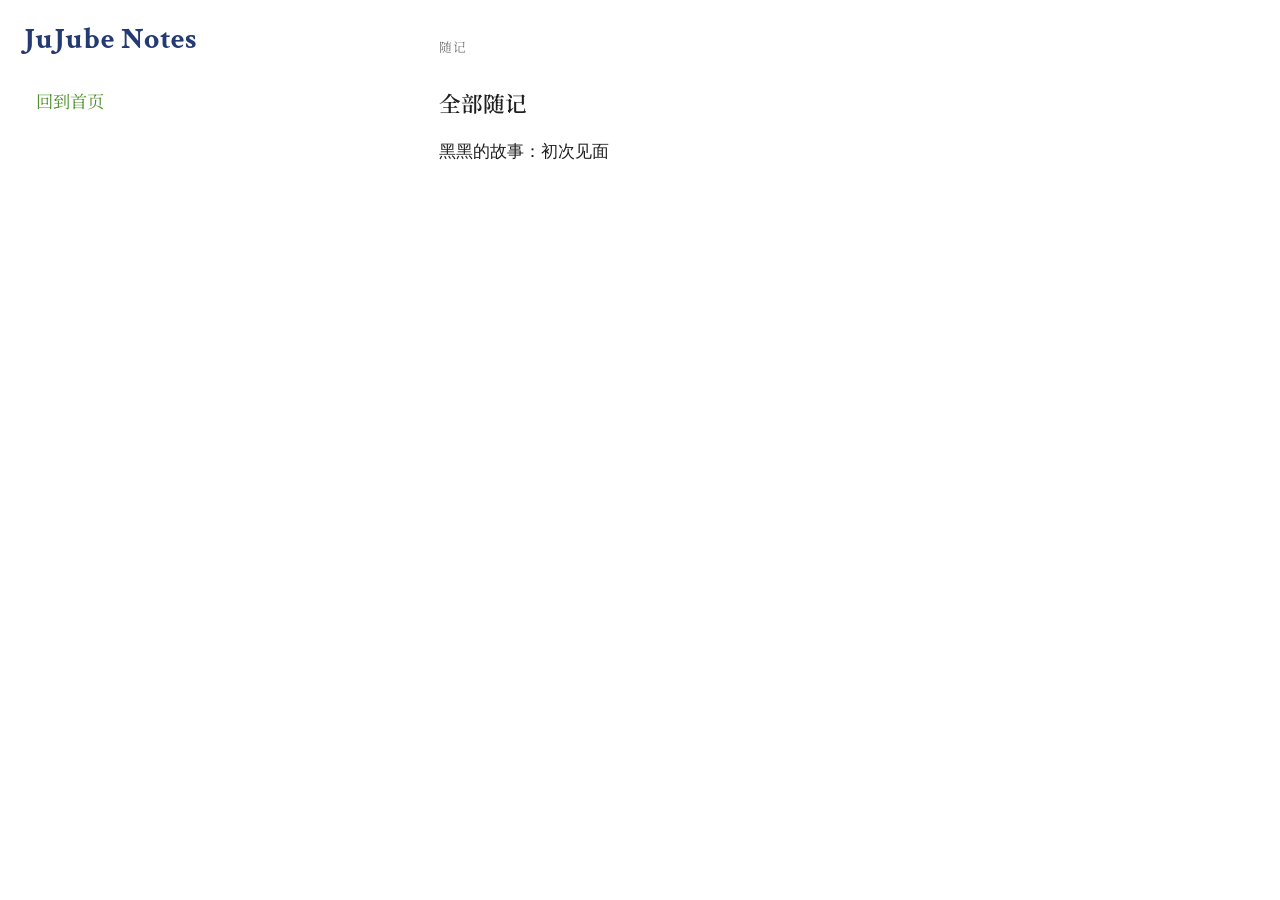
<file: notes.html>
<!DOCTYPE html>
<html lang="zh-CN">
  <head>
    <meta charset="UTF-8" />
    <meta name="viewport" content="width=device-width, initial-scale=1.0" />
    <title>随记 | JuJube Notes</title>
    <meta
      name="description"
      content="JuJube Notes 里的全部随记。"
    />
    <link rel="preconnect" href="https://fonts.googleapis.com" />
    <link rel="preconnect" href="https://fonts.gstatic.com" crossorigin />
    <link
      href="https://fonts.googleapis.com/css2?family=Crimson+Text:wght@400;600&family=Noto+Serif+SC:wght@400;500;600&display=swap"
      rel="stylesheet"
    />
    <link rel="stylesheet" href="styles.css?v=20260802-publish-tools" />
  </head>
  <body>
    <div class="layout">
      <aside class="sidebar">
        <div class="profile">
          <p class="site-mark">JuJube Notes</p>
        </div>
        <nav class="category-nav" aria-label="返回首页">
          <a href="index.html">回到首页</a>
        </nav>
      </aside>

      <main class="main-content post-page">
        <header class="page-header">
          <p class="page-kicker">随记</p>
        </header>

        <section class="post-group">
          <div class="group-heading group-heading-notes">
            <h2>全部随记</h2>
          </div>
          <div class="article-grid">
            <!-- notes:start -->
            <article class="article-card">
              <a href="posts/heihei-first-meeting.html" class="card-link">
                <h3>黑黑的故事：初次见面</h3>
              </a>
            </article>
            <!-- notes:end -->
          </div>
        </section>
      </main>
    </div>
  </body>
</html>
</file>
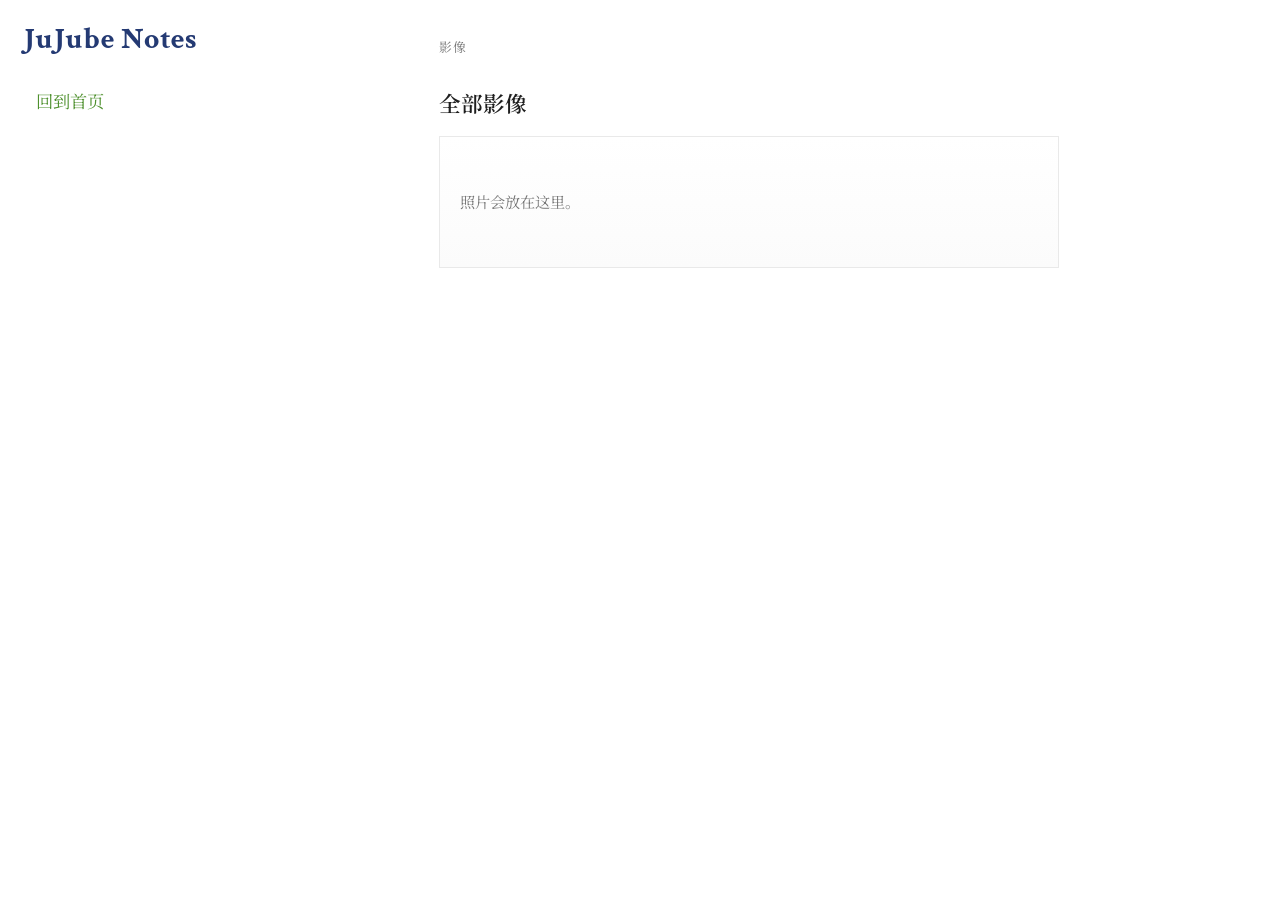
<file: photos.html>
<!DOCTYPE html>
<html lang="zh-CN">
  <head>
    <meta charset="UTF-8" />
    <meta name="viewport" content="width=device-width, initial-scale=1.0" />
    <title>影像 | JuJube Notes</title>
    <meta
      name="description"
      content="JuJube Notes 里的全部影像记录。"
    />
    <link rel="preconnect" href="https://fonts.googleapis.com" />
    <link rel="preconnect" href="https://fonts.gstatic.com" crossorigin />
    <link
      href="https://fonts.googleapis.com/css2?family=Crimson+Text:wght@400;600&family=Noto+Serif+SC:wght@400;500;600&display=swap"
      rel="stylesheet"
    />
    <link rel="stylesheet" href="styles.css?v=20260802-publish-tools" />
  </head>
  <body>
    <div class="layout">
      <aside class="sidebar">
        <div class="profile">
          <p class="site-mark">JuJube Notes</p>
        </div>
        <nav class="category-nav" aria-label="返回首页">
          <a href="index.html">回到首页</a>
        </nav>
      </aside>

      <main class="main-content post-page">
        <header class="page-header">
          <p class="page-kicker">影像</p>
        </header>

        <section class="post-group">
          <div class="group-heading">
            <h2>全部影像</h2>
          </div>
          <div class="media-grid">
            <!-- photos:start -->
            <article class="media-card media-card-empty">
              <p>照片会放在这里。</p>
            </article>
            <!-- photos:end -->
          </div>
        </section>
      </main>
    </div>
  </body>
</html>
</file>
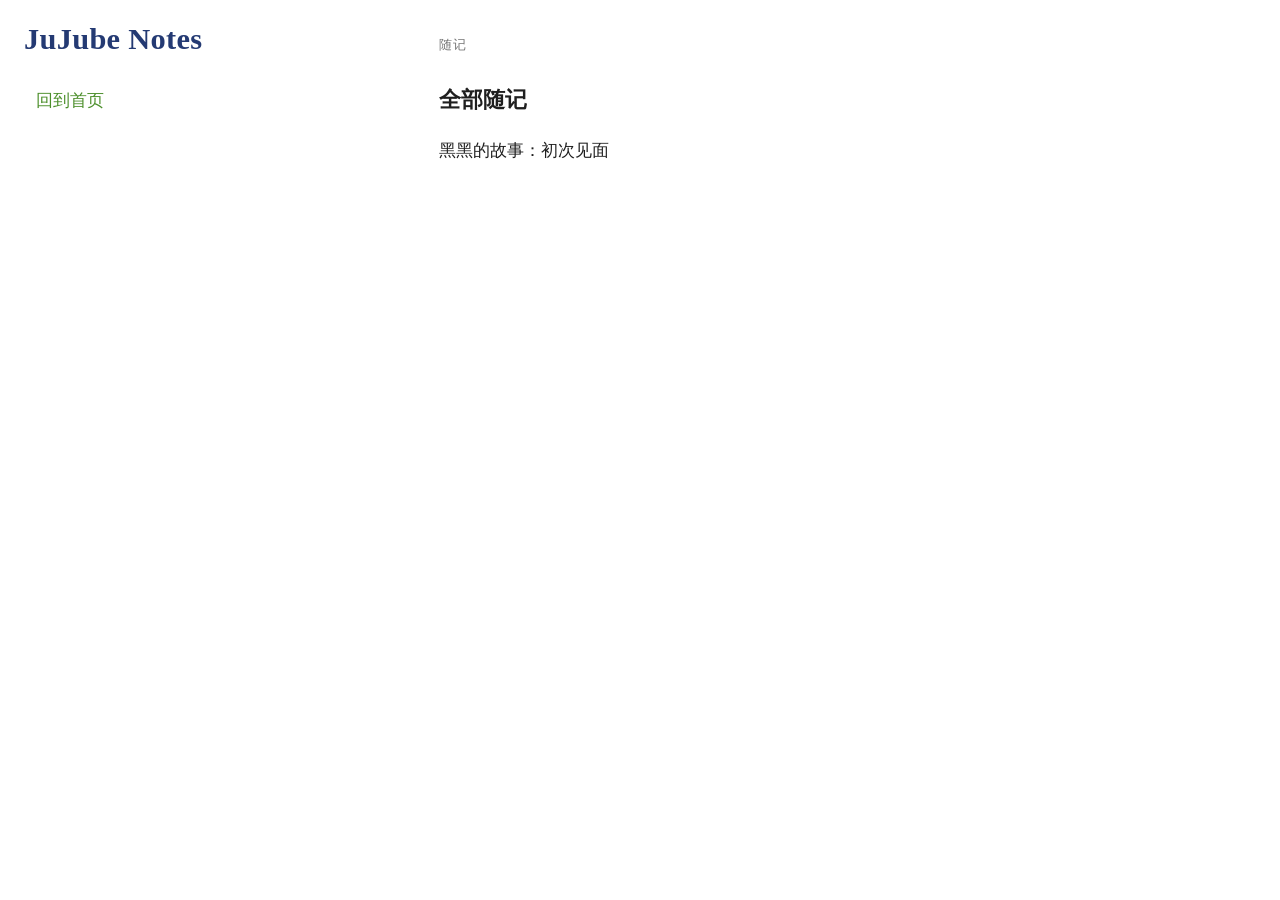
<file: posts/a-place-to-keep.html>
<!DOCTYPE html>
<html lang="zh-CN">
  <head>
    <meta charset="UTF-8" />
    <meta http-equiv="refresh" content="0; url=../notes.html" />
    <title>文章已移除</title>
  </head>
  <body>
    <p>这篇文章已移除，正在返回随记页。</p>
  </body>
</html>
</file>
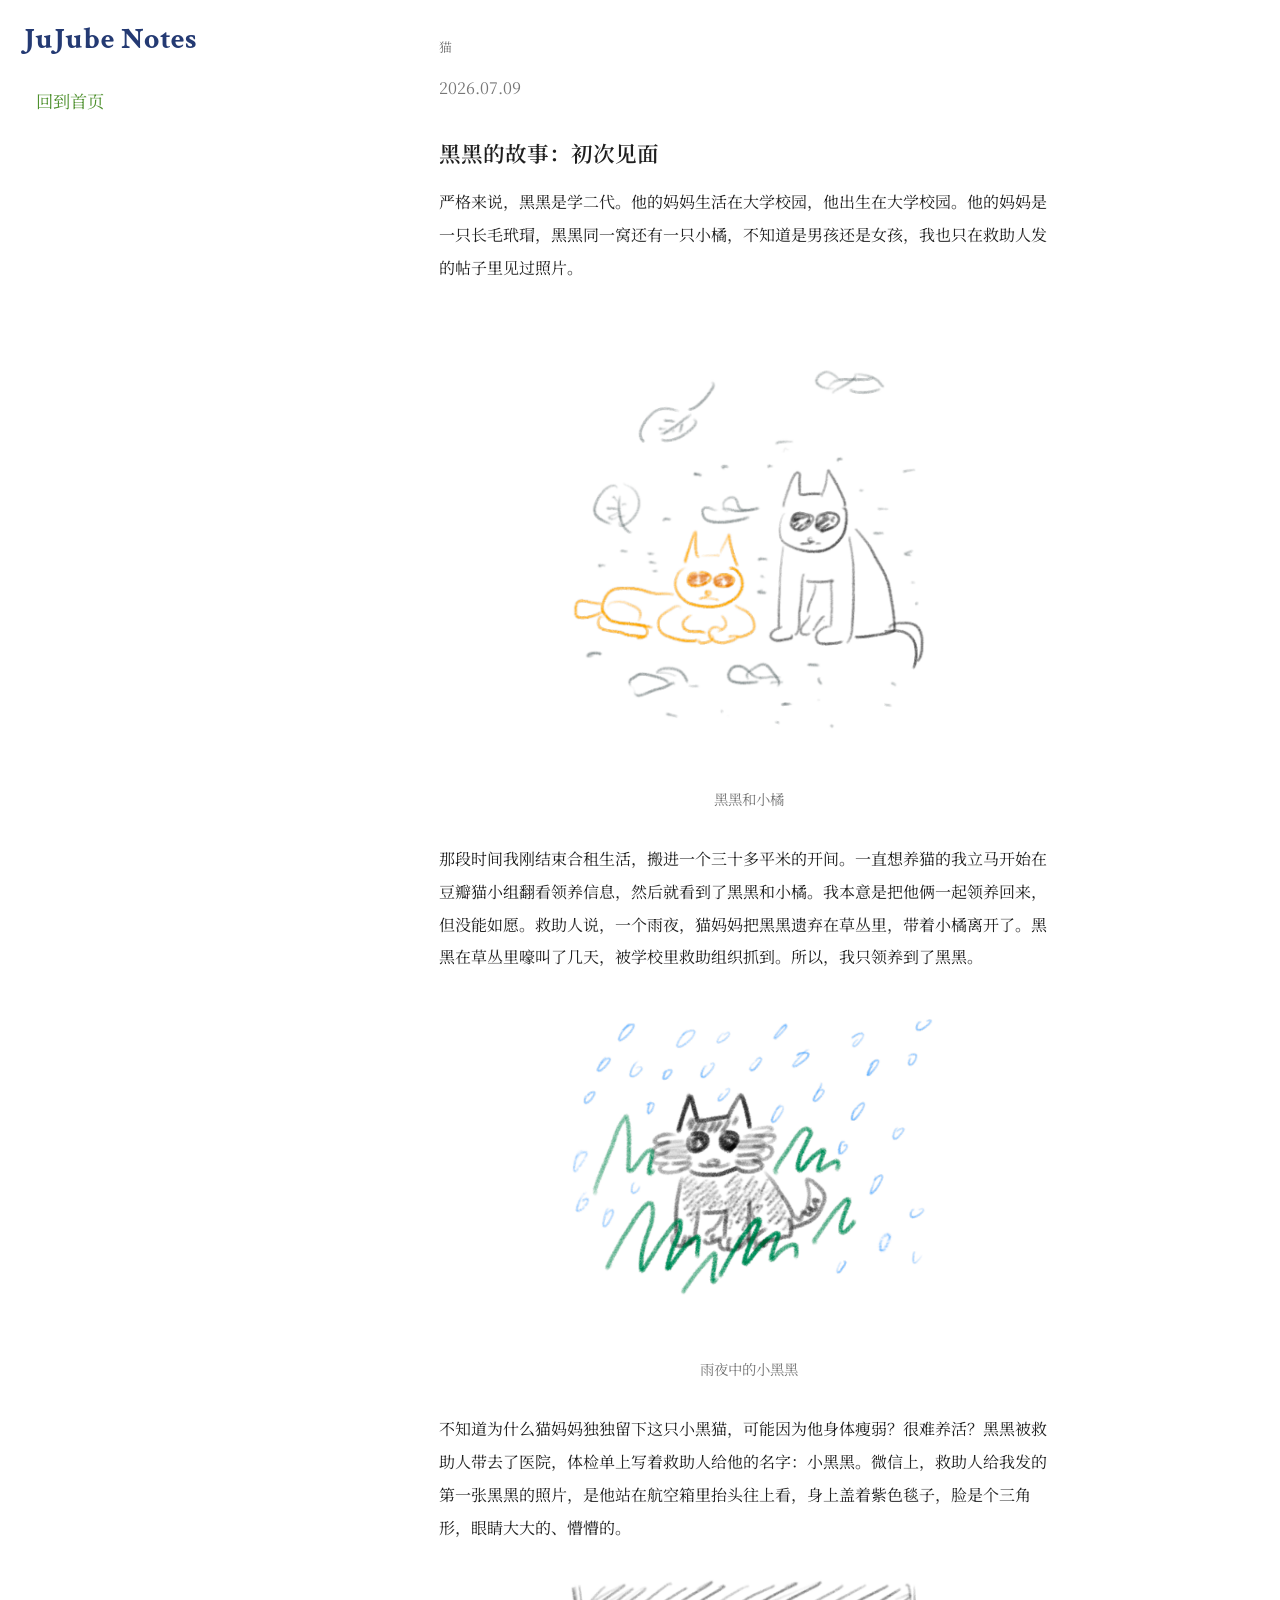
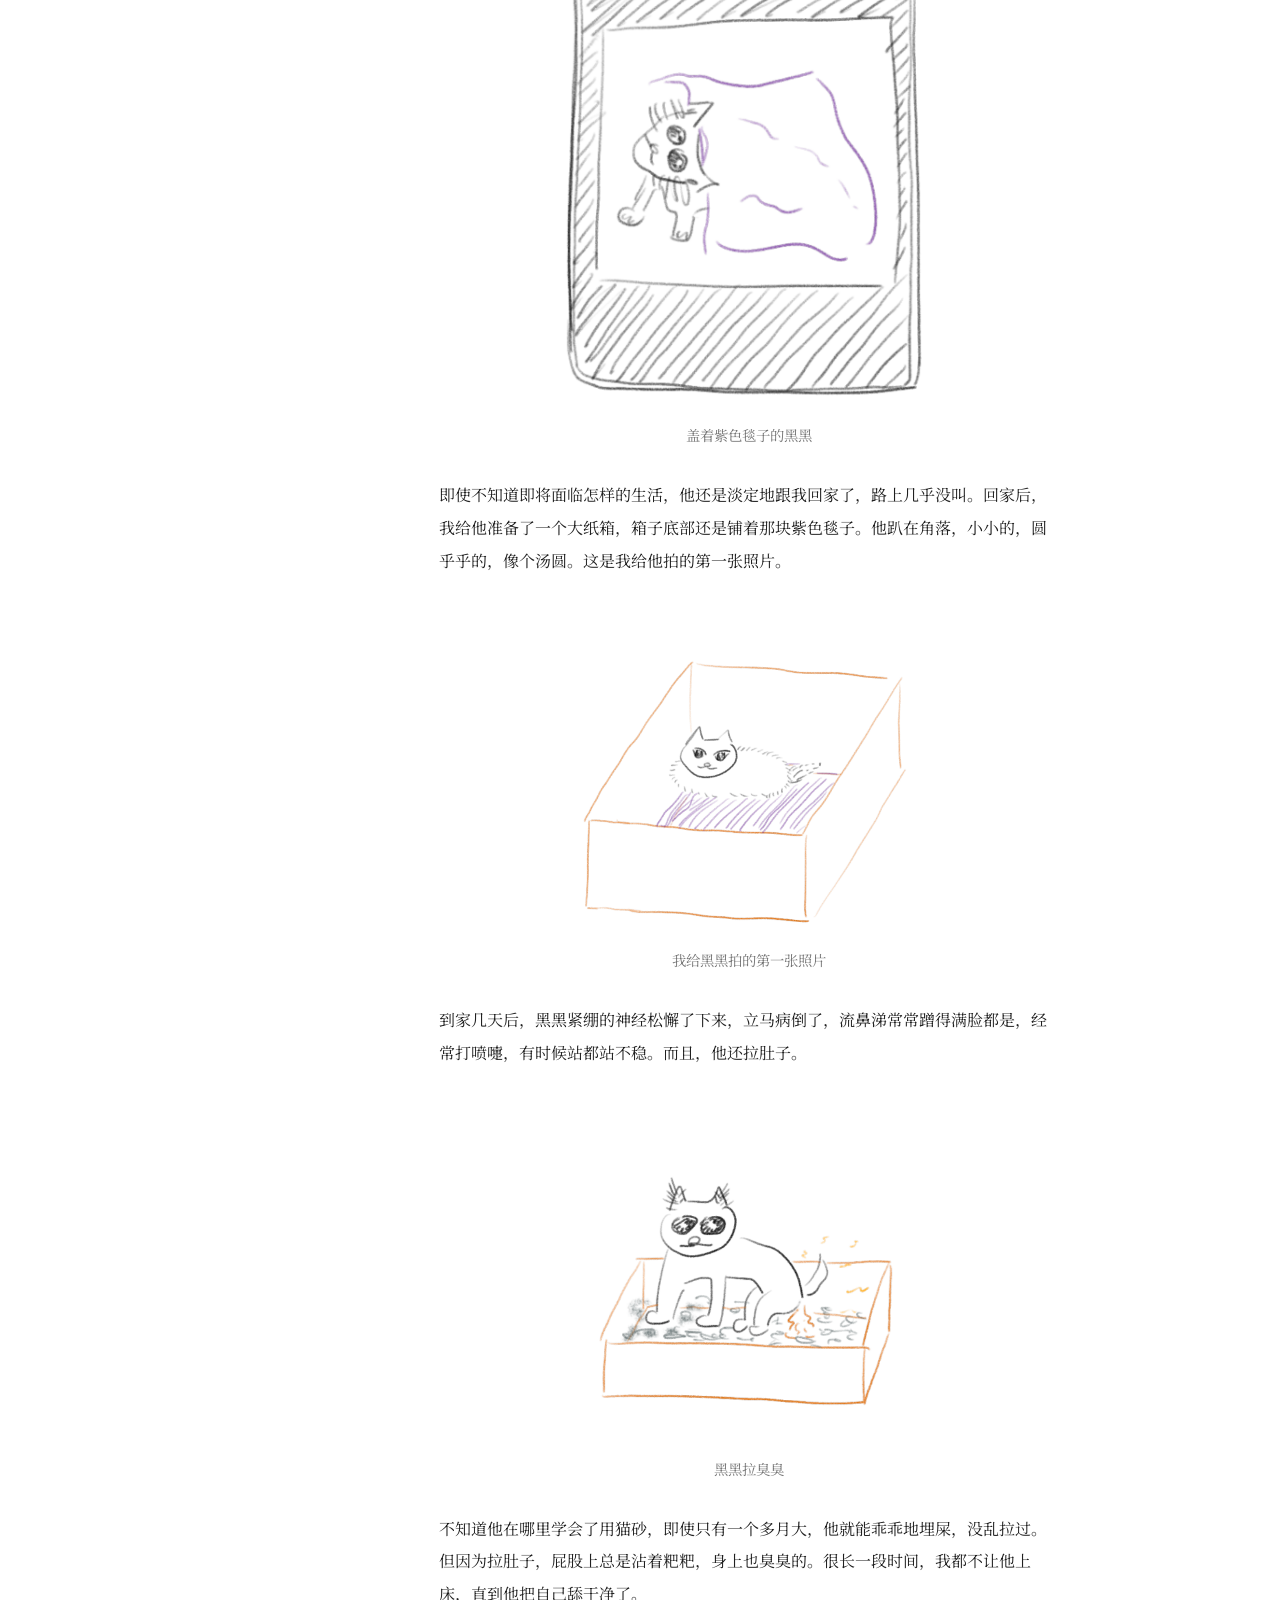
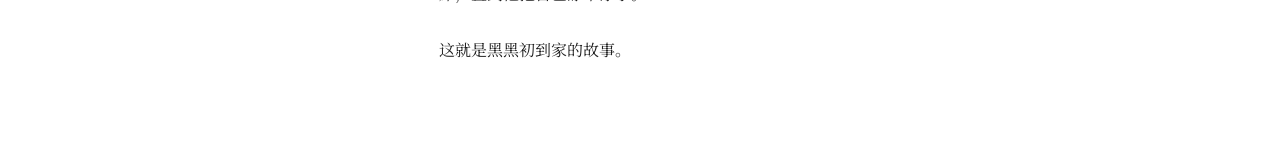
<file: posts/heihei-first-meeting.html>
<!DOCTYPE html>
<html lang="zh-CN">
  <head>
    <meta charset="UTF-8" />
    <meta name="viewport" content="width=device-width, initial-scale=1.0" />
    <title>黑黑的故事：初次见面</title>
    <link rel="preconnect" href="https://fonts.googleapis.com" />
    <link rel="preconnect" href="https://fonts.gstatic.com" crossorigin />
    <link
      href="https://fonts.googleapis.com/css2?family=Crimson+Text:wght@400;600&family=Noto+Serif+SC:wght@400;500;600&display=swap"
      rel="stylesheet"
    />
    <link rel="stylesheet" href="../styles.css" />
  </head>
  <body>
    <div class="layout">
      <aside class="sidebar">
        <div class="profile">
          <p class="site-mark">JuJube Notes</p>
        </div>
        <nav class="category-nav" aria-label="返回首页">
          <a href="../index.html">回到首页</a>
        </nav>
      </aside>

      <main class="main-content post-page">
        <header class="page-header">
          <p class="page-kicker">猫</p>
          <p class="page-note">2026.07.09</p>
        </header>

        <article class="post-group">
          <div class="group-heading">
            <h2>黑黑的故事：初次见面</h2>
          </div>
          <div class="post-card post-body">
            <p>
              严格来说，黑黑是学二代。他的妈妈生活在大学校园，他出生在大学校园。他的妈妈是一只长毛玳瑁，黑黑同一窝还有一只小橘，不知道是男孩还是女孩，我也只在救助人发的帖子里见过照片。
            </p>

            <figure class="post-image">
              <img src="../images/heihei-and-orange.png" alt="黑黑和小橘兄弟" />
              <figcaption>黑黑和小橘</figcaption>
            </figure>

            <p>
              那段时间我刚结束合租生活，搬进一个三十多平米的开间。一直想养猫的我立马开始在豆瓣猫小组翻看领养信息，然后就看到了黑黑和小橘。我本意是把他俩一起领养回来，但没能如愿。救助人说，一个雨夜，猫妈妈把黑黑遗弃在草丛里，带着小橘离开了。黑黑在草丛里嚎叫了几天，被学校里救助组织抓到。所以，我只领养到了黑黑。
            </p>

            <figure class="post-image">
              <img src="../images/heihei-rainy-night.png" alt="雨夜中的小黑黑" />
              <figcaption>雨夜中的小黑黑</figcaption>
            </figure>

            <p>
              不知道为什么猫妈妈独独留下这只小黑猫，可能因为他身体瘦弱？很难养活？黑黑被救助人带去了医院，体检单上写着救助人给他的名字：小黑黑。微信上，救助人给我发的第一张黑黑的照片，是他站在航空箱里抬头往上看，身上盖着紫色毯子，脸是个三角形，眼睛大大的、懵懵的。
            </p>

            <figure class="post-image">
              <img src="../images/heihei-purple-blanket.png" alt="盖着紫色毯子的黑黑" />
              <figcaption>盖着紫色毯子的黑黑</figcaption>
            </figure>

            <p>
              即使不知道即将面临怎样的生活，他还是淡定地跟我回家了，路上几乎没叫。回家后，我给他准备了一个大纸箱，箱子底部还是铺着那块紫色毯子。他趴在角落，小小的，圆乎乎的，像个汤圆。这是我给他拍的第一张照片。
            </p>

            <figure class="post-image">
              <img src="../images/heihei-first-photo.png" alt="我给黑黑拍的第一张照片" />
              <figcaption>我给黑黑拍的第一张照片</figcaption>
            </figure>

            <p>
              到家几天后，黑黑紧绷的神经松懈了下来，立马病倒了，流鼻涕常常蹭得满脸都是，经常打喷嚏，有时候站都站不稳。而且，他还拉肚子。
            </p>

            <figure class="post-image">
              <img src="../images/heihei-poop.png" alt="黑黑拉臭臭" />
              <figcaption>黑黑拉臭臭</figcaption>
            </figure>

            <p>
              不知道他在哪里学会了用猫砂，即使只有一个多月大，他就能乖乖地埋屎，没乱拉过。但因为拉肚子，屁股上总是沾着粑粑，身上也臭臭的。很长一段时间，我都不让他上床，直到他把自己舔干净了。
            </p>

            <p>这就是黑黑初到家的故事。</p>
          </div>
        </article>
      </main>
    </div>
  </body>
</html>
</file>
<file: styles.css>
:root {
  --bg: #ffffff;
  --paper: #ffffff;
  --ink: #1f1f1f;
  --muted: #767676;
  --line: #e9e9e9;
  --soft: #f8f8f8;
}

* {
  box-sizing: border-box;
}

html {
  scroll-behavior: smooth;
}

body {
  margin: 0;
  color: var(--ink);
  background: var(--bg);
  font-family: "Noto Serif SC", serif;
}

.layout {
  width: min(1400px, calc(100% - 48px));
  margin: 24px auto 80px;
  display: grid;
  grid-template-columns: 190px minmax(0, 1fr);
  gap: 28px;
}

.sidebar {
  position: sticky;
  top: 24px;
  align-self: start;
  padding-top: 0;
}

.page-kicker,
.post-meta,
.group-heading span,
.group-link {
  font-size: 0.8rem;
  letter-spacing: 0.04em;
  color: var(--muted);
}

.profile {
  margin-bottom: 30px;
}

.site-mark {
  margin: 0 0 14px;
  color: #243a73;
  font-family: "Crimson Text", serif;
  font-size: 1.9rem;
  line-height: 1.05;
  font-weight: 700;
  letter-spacing: 0.01em;
}

.sidebar h1,
.banner h2,
.article-card h3 {
  font-family: "Crimson Text", serif;
  font-weight: 600;
}

.sidebar h1 {
  margin: 0 0 24px;
  font-size: 1.08rem;
  line-height: 1.42;
  color: #4b4b4b;
  max-width: none;
  word-break: keep-all;
  overflow-wrap: normal;
}

.keep-together {
  white-space: nowrap;
}

.intro,
.panel p,
.page-note {
  color: var(--muted);
  line-height: 1.95;
}

.panel {
  margin-top: 24px;
}

.panel h2,
.group-heading h2 {
  margin: 0 0 12px;
  font-size: 1rem;
  font-weight: 500;
}

.category-nav {
  display: grid;
  gap: 10px;
}

.category-nav a,
.card-link {
  color: var(--ink);
  text-decoration: none;
}

.category-nav a {
  width: fit-content;
  color: #4c8f2b;
  font-size: 1.08rem;
  line-height: 1.3;
  padding: 4px 0 4px 10px;
  border-left: 2px solid transparent;
  transition: color 180ms ease, border-color 180ms ease, background-color 180ms ease, transform 180ms ease;
}

.category-nav a.is-active {
  color: #243a73;
  border-left-color: #243a73;
  background: linear-gradient(90deg, rgba(36, 58, 115, 0.1), rgba(36, 58, 115, 0));
  transform: translateX(2px);
}

.nav-star {
  color: #bdd0f1;
  font-size: 1.1rem;
  line-height: 1;
}

.about-panel {
  margin-top: 22px;
  padding-top: 18px;
  border-top: 1px solid var(--line);
}

.about-panel h2 {
  color: #4c8f2b;
}

.main-content {
  min-width: 0;
}

.banner {
  padding-bottom: 22px;
}

.banner h2 {
  margin: 4px 0 10px;
  font-size: 1.3rem;
  color: var(--muted);
}

.banner-art {
  position: relative;
  width: min(980px, 100%);
  aspect-ratio: 16 / 7.4;
  margin: 0 auto;
  padding: 24px;
  overflow: hidden;
  background: #fff;
  border: 1px solid var(--line);
}

.banner-art img {
  display: block;
  width: 100%;
  height: 100%;
  object-fit: contain;
  border: 0;
  background: #fff;
}

.banner-slide + .banner-slide {
  position: absolute;
  inset: 0;
}

.banner-slide {
  animation: banner-fade 8s ease-in-out infinite;
}

.banner-slide:nth-child(2) {
  opacity: 0;
  animation-delay: 4s;
}

@keyframes banner-fade {
  0%,
  42% {
    opacity: 1;
  }

  50%,
  92% {
    opacity: 0;
  }

  100% {
    opacity: 1;
  }
}

.banner code {
  font-family: inherit;
  font-size: 0.95em;
  color: var(--ink);
}

.post-group {
  padding-top: 18px;
  scroll-margin-top: 28vh;
  transition: background-color 220ms ease, box-shadow 220ms ease;
}

.main-content > .post-group {
  width: min(980px, 100%);
  margin-inline: auto;
}

.main-content > .post-group + .post-group {
  margin-top: 16px;
}

.post-group.is-targeted {
  background: linear-gradient(180deg, rgba(76, 143, 43, 0.08), rgba(76, 143, 43, 0));
  box-shadow: inset 0 1px 0 rgba(76, 143, 43, 0.18);
}

.post-page {
  width: 100%;
}

.post-page .page-header,
.post-page .post-group {
  width: min(620px, 100%);
  margin-inline: auto;
}

.post-page .group-heading {
  display: block;
  margin-bottom: 18px;
}

.post-page .group-heading h2 {
  font-size: 1.35rem;
  line-height: 1.45;
}

.group-heading {
  display: flex;
  justify-content: space-between;
  align-items: baseline;
  margin-bottom: 12px;
}

.group-heading h2 {
  margin: 0;
  font-size: 1.4rem;
  line-height: 1.25;
  font-weight: 600;
}

.group-heading span {
  color: var(--muted);
  font-size: 0.78rem;
  letter-spacing: 0.08em;
  text-transform: uppercase;
}

.group-link {
  text-decoration: none;
  text-transform: uppercase;
}

.group-link:hover,
.group-link:focus-visible {
  color: #243a73;
}

.group-heading-notes {
  display: flex;
  justify-content: space-between;
  align-items: baseline;
  margin-bottom: 16px;
  padding-bottom: 0;
  border-bottom: 0;
}

.group-heading-notes h2 {
  font-size: 1.4rem;
  line-height: 1.25;
  font-weight: 600;
}

.article-grid {
  display: grid;
  grid-template-columns: minmax(0, 1fr);
  gap: 10px;
  align-items: start;
}

.article-card {
  min-width: 0;
  border: 0;
}

.media-grid {
  display: grid;
  grid-template-columns: minmax(0, 1fr);
}

.media-card {
  min-height: 132px;
  padding: 18px 20px;
  border: 1px solid var(--line);
  background: linear-gradient(180deg, #fff, #fbfbfb);
}

.media-card-empty {
  display: flex;
  align-items: center;
}

.media-card-empty p {
  margin: 0;
  color: var(--muted);
  font-size: 0.95rem;
  line-height: 1.8;
}

.media-card-link {
  display: block;
  color: inherit;
  text-decoration: none;
}

.media-card-image {
  width: 100%;
  aspect-ratio: 4 / 3;
  object-fit: cover;
  border: 1px solid var(--line);
  background: #fff;
}

.media-card-copy {
  margin-top: 12px;
}

.media-card-copy strong {
  display: block;
  color: var(--ink);
  font-size: 1rem;
  line-height: 1.45;
}

.media-card-copy p {
  margin: 8px 0 0;
  color: var(--muted);
  font-size: 0.92rem;
  line-height: 1.8;
}

.gallery-grid {
  display: grid;
  grid-template-columns: repeat(auto-fill, 120px);
  gap: 22px 18px;
  align-items: start;
}

.gallery-grid-wide {
  grid-template-columns: repeat(auto-fill, minmax(140px, 1fr));
  gap: 24px 20px;
}

.gallery-card {
  margin: 0;
}

.gallery-button {
  display: block;
  width: 100%;
  padding: 0;
  border: 0;
  background: transparent;
  cursor: zoom-in;
  font: inherit;
}

.gallery-button:focus-visible {
  outline: 2px solid #4c8f2b;
  outline-offset: 4px;
}

.gallery-button img,
.gallery-card img {
  display: block;
  width: 100%;
  aspect-ratio: 3 / 4;
  object-fit: contain;
  border: 1px solid #999;
  background: #fff;
  transition: transform 160ms ease, box-shadow 160ms ease;
}

.gallery-button:hover img {
  transform: translateY(-2px);
  box-shadow: 0 8px 18px rgba(0, 0, 0, 0.08);
}

.gallery-card figcaption {
  margin-top: 8px;
  color: var(--muted);
  font-size: 0.82rem;
  line-height: 1.5;
}

.card-link {
  display: block;
  padding: 4px 0;
}

.article-card h3 {
  margin: 0;
  font-size: 1.05rem;
  line-height: 1.5;
  font-weight: 500;
}

.post-body p {
  margin: 0;
  font-size: 1rem;
  line-height: 2.05;
  text-align: left;
}

.post-body p + p {
  margin-top: 1.45rem;
}

.post-image {
  margin: 34px auto;
  text-align: center;
}

.post-image img {
  display: block;
  max-width: min(390px, 100%);
  height: auto;
  margin: 0 auto;
}

.post-image figcaption {
  margin-top: 10px;
  color: var(--muted);
  font-size: 0.9rem;
}

.lightbox {
  position: fixed;
  inset: 0;
  z-index: 20;
  display: grid;
  place-items: center;
  padding: 28px;
  opacity: 0;
  pointer-events: none;
  transition: opacity 160ms ease;
}

.lightbox.is-open {
  opacity: 1;
  pointer-events: auto;
}

.lightbox-backdrop {
  position: absolute;
  inset: 0;
  border: 0;
  background: rgba(255, 255, 255, 0.86);
  cursor: zoom-out;
}

.lightbox-panel {
  position: relative;
  z-index: 1;
  width: min(920px, 100%);
  max-height: min(86vh, 900px);
  margin: 0;
  padding: 18px;
  background: #fff;
  border: 1px solid var(--line);
  box-shadow: 0 24px 60px rgba(0, 0, 0, 0.14);
}

.lightbox-layout {
  display: grid;
  grid-template-columns: minmax(0, 1.2fr) minmax(240px, 0.8fr);
  gap: 18px;
  align-items: start;
}

.lightbox-panel img {
  display: block;
  max-width: 100%;
  max-height: calc(86vh - 96px);
  margin: 0 auto;
  object-fit: contain;
}

.lightbox-panel figcaption {
  margin: 0;
  color: var(--muted);
  text-align: left;
}

.lightbox-title {
  display: block;
  margin-bottom: 10px;
  color: var(--ink);
  font-size: 1rem;
  line-height: 1.4;
  font-weight: 600;
}

.lightbox-description {
  margin: 0;
  font-size: 0.93rem;
  line-height: 1.8;
}

.lightbox-close {
  position: absolute;
  top: 8px;
  right: 10px;
  width: 32px;
  height: 32px;
  border: 0;
  background: rgba(255, 255, 255, 0.86);
  color: var(--ink);
  cursor: pointer;
  font: inherit;
  font-size: 1.4rem;
  line-height: 1;
}


@media (max-width: 980px) {
  .layout {
    grid-template-columns: 1fr;
    gap: 26px;
  }

  .sidebar {
    position: static;
    padding-top: 0;
  }

  .article-grid {
    grid-template-columns: repeat(2, minmax(0, 1fr));
  }

  .article-card-wide {
    grid-column: span 2;
  }

  .banner-art {
    padding: 18px;
  }
}

@media (max-width: 640px) {
  .layout {
    width: min(100% - 24px, 1400px);
    margin: 20px auto 48px;
  }

  .group-heading {
    grid-template-columns: 1fr;
    display: block;
  }

  .group-heading span {
    display: block;
    margin-top: 4px;
  }

  .group-heading-notes {
    margin-bottom: 14px;
    padding-bottom: 0;
    display: block;
  }

  .group-heading-notes h2 {
    font-size: 1.4rem;
  }

  .site-mark {
    font-size: 1.55rem;
  }

  .main-content > .post-group + .post-group {
    margin-top: 16px;
  }

  .sidebar h1 {
    max-width: none;
  }

  .article-grid {
    grid-template-columns: 1fr;
    gap: 10px;
  }

  .gallery-grid {
    grid-template-columns: repeat(auto-fill, minmax(96px, 1fr));
    gap: 18px 14px;
  }

  .banner-art {
    padding: 12px;
  }

  .lightbox-layout {
    grid-template-columns: 1fr;
    gap: 14px;
  }
}
</file>
